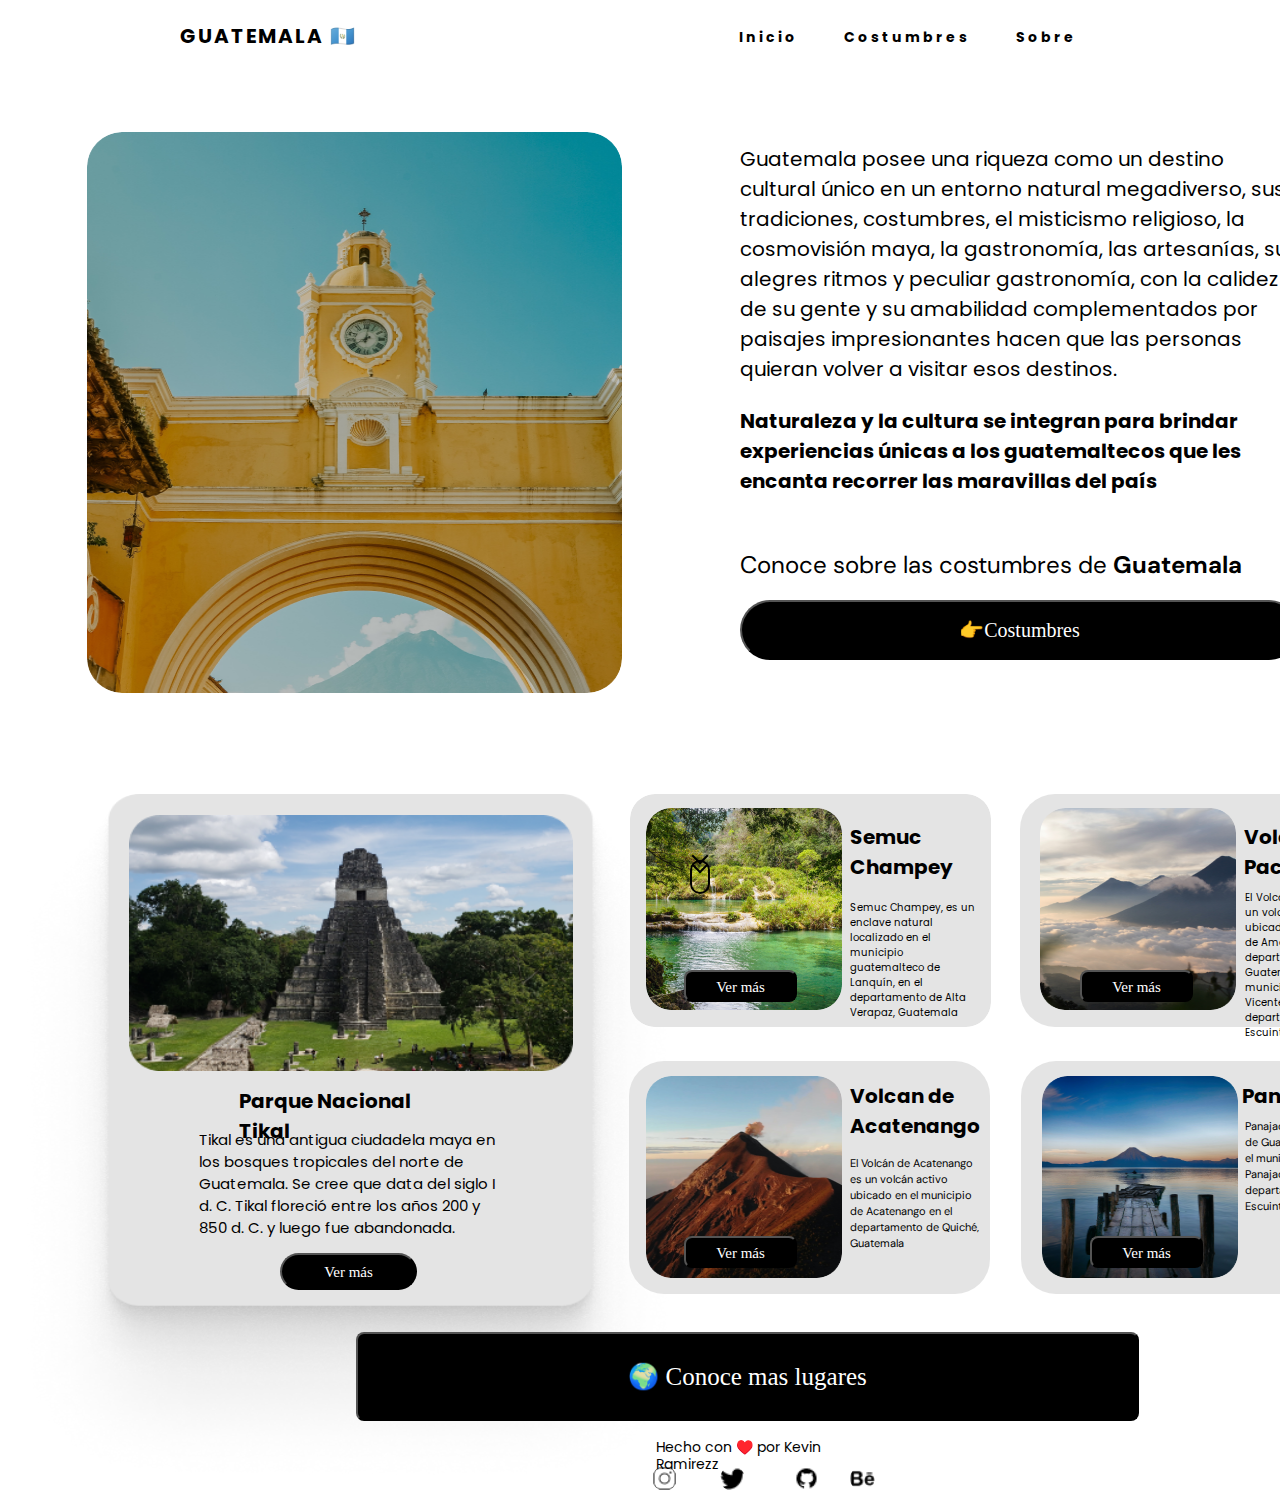
<file: index.html>
<!DOCTYPE html>
<html lang="es">
<head>
    <meta charset="UTF-8">
    <!-- -->
    <meta name="Author" lang="es" content="Kevin Ramirezz"/>
    <!-- -->
    <meta name="description" content="Estos son los mejores sitios turísticos de Guatemala que tienes que visitar">
    <meta name="robots" content="index, follow">
    <meta name="viewport" content="width=device-width, initial-scale=1.0">

    <!-- CSS -->
    <link rel="stylesheet" href="./css/stylo.css">
    <!-- Favicons-->
    <link rel="shortcut icon" href="./img/Favicon.png" type="image/x-icon">
    <!-- Fonts -->
    <link rel="preconnect" href="https://fonts.googleapis.com">
    <link rel="preconnect" href="https://fonts.gstatic.com" crossorigin>
    <link href="https://fonts.googleapis.com/css2?family=DM+Sans:wght@400;700&family=Poppins:wght@300;400;700&display=swap" rel="stylesheet">
    <!-- -->
    <title>Guatemala</title>
</head>
<body>
    <nav>
        <div class="logo">
            <h4>Guatemala 🇬🇹</h4>
        </div>
        <ul class="nav-links">
            <li>
                <a href="index.html">Inicio</a>
            </li>
            <li>
                <a href="Costumbres.html">Costumbres</a>
            </li>
            <li>
                <a href="Sobre.html">Sobre</a>
            </li>
        </ul>
        <div class="burger">
            <div class="line1"></div>
            <div class="line2"></div>
            <div class="line3"></div>
    </nav>

    <img src="./img/Antigua - @angello_pro.png" alt="">

    <p>Guatemala posee una riqueza como un destino cultural único en un entorno natural megadiverso, sus tradiciones, costumbres, el misticismo religioso, la cosmovisión maya, la gastronomía, las artesanías, sus alegres ritmos y peculiar gastronomía, con la calidez de su gente y su amabilidad complementados por paisajes impresionantes hacen que las personas quieran volver a visitar esos destinos.</p>
    
    <p2> <b>Naturaleza y la cultura se integran para brindar experiencias únicas a los guatemaltecos que les  encanta recorrer las maravillas del país </b> </p2>
    
    <h2>Conoce sobre las costumbres de <b>Guatemala</b></h2>
    
    <button class="boton" onclick="window.location.href='Costumbres.html'">👉Costumbres</button>

    <!--- tikal -->
    <img class="tikal" src="./img/Rectangle 1 Tikal.png" alt="">

    <img class="imgtikal" src="./img/img tikal.png" alt="">

    <h1 class="titul">Parque Nacional Tikal</h1>
    <p3>Tikal es una antigua ciudadela maya en los bosques tropicales del norte de Guatemala. Se cree que data del siglo I d. C. Tikal floreció entre los años 200 y 850 d. C. y luego fue abandonada.</p3>
    
    <button class="tikalbtn" onclick="window.location.href='http://www.parque-tikal.com/'">Ver más</button>
    
    <!--- semuc -->
    
    <img class="semuc" src="./img/Rectangle 2 semuc.png" alt="">
    
    <img class="imgsemuc" src="./img/img semuc.png" alt="">

    <h1 class="titul2">Semuc Champey</h1>
    <p4>Semuc Champey, es un enclave natural localizado en el municipio guatemalteco de Lanquín, en el departamento de Alta Verapaz, Guatemala</p4>

    <button class="semucbtn" onclick="window.location.href='https://acortar.link/WyMVdD'" target="_blank">Ver más</button>

    <!-- pacaya -->

    <img class="pacaya" src="./img/Rectangle 3 pacaya.png" alt="">

    <img class="imgpacaya" src="./img/img pacaya.png" alt="">

    <h1 class="titul3">Volcán Pacaya</h1>
    <p5>El Volcán de Pacaya es un volcán activo ubicado en el municipio de Amatitlán en el departamento de Guatemala y el municipio de San Vicente Pacaya en el departamento de Escuintla, Guatemala</p5>
    
    <button class="pacayabtn" onclick="window.location.href='http://www.volcanpacaya.info/281291936'" target="_blank">Ver más</button>
    
    <!-- acatenango -->

    <img class="acatenango" src="./img/Rectangle 4 acatenango.png" alt="">

    <img class="imgacatenango" src="./img/img acatenango.png" alt="">

    <h1 class="titul4">Volcan de Acatenango</h1>
    <p6>El Volcán de Acatenango es un volcán activo ubicado en el municipio de Acatenango en el departamento de Quiché, Guatemala</p6>

    <button class="acatenangobtn" onclick="window.location.href='https://www.volcan.gob.gt/acatenango/'" target="_blank">Ver más</button>
   
    <!-- panajachel -->

    <img class="panajachel" src="./img/Rectangle 5 panajachel.png" alt="">

    <img class="imgpanajachel" src="./img/img panajachel.png" alt="">

    <h1 class="titul5">Panajachel</h1>
    <p7>Panajachel es una ciudad de Guatemala, ubicada en el municipio de Panajachel, en el departamento de Escuintla, Guatemala</p7>
    
    <button class="panajachelbtn" onclick="window.location.href='https://www.panajachel.com/'" target="_blank">Ver más</button>
    
    <!-- Bottom -->

    <button class="ubicacion" onclick="window.location.href='https://acortar.link/HTf68B'"> 🌍 Conoce mas lugares</button>

    <!-- footer -->

    <h5 class="tituloK">Hecho con ♥️ por Kevin Ramirezz</h5>

    <img class="ig" src="./img/Instagram.png" alt="">
    <img class="tw" src="./img/Twitter.png" alt="">
    <img class="gt" src="./img/Github.png" alt="">
    <img class="bh" src="img/Behance.png" alt="">
    <!-- scroll-->
   <div class="scroll-down"></div>

<!-- Js -->
    <script src="./js/app.js"></script>
</body>
</html>
</file>
<file: css/stylo.css>
:root{
    --tipo-titular: 'Poppins', sans-serif;
    --tipo-principal: 'DM Sans', sans-serif;
}

*{
    margin: 0px;
    padding: 0px;
    box-sizing: border-box;
}

nav {
    display: flex;
    justify-content: space-around;
    align-items: center;
    min-height: 8vh;
    background-color: #fff;
    font-family: var(--tipo-titular);
}

.logo {
    color: black;
    text-transform: uppercase;
    letter-spacing: 2px;
    font-size: 20px;
}

.nav-links {
    display: flex;
    justify-content: space-around;
    width: 30%;
}

.nav-links li{
    list-style: none;
}
.nav-links a {
    color: black;
    text-decoration: none;
    letter-spacing: 3px;
    font-weight: bold;
    font-size: 14px;
}

.burger{
    display: none;
    cursor: pointer;
}

.burger div {
    width: 25px;
    height: 3px;
    background-color: black;
    margin: 5px;
    transition: all 0.3s ease;
}

@media screen and (max-width: 1024px) {
    .nav-links {
        width: 60%;
    }
}


@media screen and (max-width: 768px) {
    body{
        overflow-x: hidden;
    }
    .nav-links {
        position: absolute;
        right: 0px;
        height: 92vh;
        top: 8vh;
        background-color: #fff;
        display: flex;
        flex-direction: column;
        align-items: center;
        width: 50%;
        transform: translateX(100%);
        transition: transform 0.5s ease-in;
    }
    .nav-links li{
        opacity: 0;
    }
    .burger {
        display: block;
    }
}

.nav-active {
    transform: translateX(0%);
}

@keyframes navLinkFade{
    from {
        opacity: 0;
        transform: translateX(50px);
    }
    to {
        opacity: 1;
        transform: translateX(0px);
    }
}

.toggle .line1{
    transform: rotate(-45deg) translate(-5px, 6px);
}

.toggle .line2{
    opacity: 0;
}

.toggle .line3{
    transform: rotate(45deg) translate(-5px, -6px);
}


img {
    position: relative;
    width: 535px;
    height: 561px;
    left: 87px;
    top: 60px;
    border-radius: 35px;
}

p{
    position: absolute;
    width: 559px;
    height: 224px;
    left: 740px;
    top: 144px;

    font-family: 'Poppins';
    font-style: normal;
    font-weight: 400;
    font-size: 20px;
    line-height: 30px;

    color:#000;
}

p2{
    position: absolute;
    width: 538px;
    height: 109px;
    left: 740px;
    top: 406px;

    font-family: 'Poppins';
    font-style: medium;
    font-weight: 500;
    font-size: 20px;
    line-height: 30px;

    color:#000;
}

h2 {
    position: absolute;
    width: 560px;
    height: 31px;
    left: 740px;
    top: 550px;

    font-family: var(--tipo-principal);
    font-style: normal;
    font-weight: 400;
    font-size: 24px;
    line-height: 29px;


    color: #000;
}

.boton{
    position: absolute;
    width: 559px;
    height: 60px;
    left: 740px;
    top: 600px;

    cursor: pointer;
    background-color: #000;
    border-radius: 35px;

    font-family: var(--tipo-principal)
    font-style: normal;
    font-weight: 500;
    font-size: 20px;
    line-height: 30px;

    color:#fff;
}

.scroll-down {
    height: 34px;
    width: 20px;
    border: 2px solid black;
    position: absolute;
    left: 690px;
    bottom: 6px;
    border-radius: 50px;
  }
  .scroll-down::before,
  .scroll-down::after {
    content: "";
    position: absolute;
    top: 0%;
    left: 50%;
    height: 10px;
    width: 10px;
    transform: translate(-50%, -100%) rotate(45deg);
    border: 2px solid black;
    border-top: transparent;
    border-left: transparent;
    animation: scroll-down 1s ease-in-out infinite;
  }
  .scroll-down::before {
    top: 30%;
    animation-delay: 0.3s;
    /* animation: scroll-down 1s ease-in-out infinite; */
  }
  
  @keyframes scroll-down {
    0% {
      /* top:20%; */
      opacity: 0;
    }
    30% {
      opacity: 1;
    }
    60% {
      opacity: 1;
    }
    100% {
      top: 90%;
      opacity: 0;
    }
  }

img.tikal {
    position: absolute;
    width: 685px;
    height: 697px;
    left: 8px;
    top: 794px;
}

img.imgtikal {
    position : absolute;
    width: 444px;
    height: 256px;
    left: 129px;
    top: 815px;
    
    border-radius: 25px;
}

h1.titul {
    position: absolute;
    width: 225px;
    left: 239px;
    top: 1086px;

    font-family: var(--tipo-titular);
    font-style: normal;
    font-size: 20px;
    font-weight: bold;
    line-height: 30px;
}

p3 {
    position: absolute;
    width: 309px;
    height: 130px;
    left: 199px;
    top: 1129px;

    font-family: var(--tipo-titular);
    font-style: normal;
    font-weight: 400;
    font-size: 15px;
    line-height: 22px;
}

.tikalbtn{
    position: absolute;
    width: 137px;
    height: 37px;
    left: 280px;
    top: 1253px;

    cursor: pointer;
    background-color: #000;
    border-radius: 35px;

    font-family: var(--tipo-principal)
    font-style: normal;
    font-weight: 500;
    font-size: 15px;
    line-height: 30px;

    color:#fff;
}


img.semuc {
    position: absolute;
    width: 361px;
    height: 233px;
    left: 630px;
    top: 794px;

    border-radius: 25px;
}

img.imgsemuc {
    position: absolute;
    width: 196px;
    height: 202px;
    left: 646px;
    top: 808px;

    border-radius: 25px;
}

h1.titul2 {
    position: absolute;
    width: 123px;
    height: 58px;
    left: 850px;
    top: 822px;

    font-family: var(--tipo-titular);
    font-style: normal;
    font-size: 20px;
    font-weight: bold;
    line-height: 30px;
}

p4{
    position:absolute;
    width: 127px;
    height: 103px;
    left: 850px;
    top: 900px;

    font-family: var(--tipo-titular);
    font-style: normal;
    font-weight: 400;
    font-size: 10px;
    line-height: 15px;
}

.semucbtn{
    position: absolute;
    width: 113px;
    height: 32px;
    left: 684px;
    top: 970px;

    cursor: pointer;
    background-color: #000;
    border-radius: 8px;

    font-family: var(--tipo-principal)
    font-style: normal;
    font-weight: 500;
    font-size: 15px;
    line-height: 30px;

    color:#fff;
}


img.pacaya {
    position: absolute;
    width: 361px;
    height: 233px;
    left: 1020px;
    top: 794px;
}

img.imgpacaya {
    position: absolute;
    width: 196px;
    height: 202px;
    left: 1040px;
    top: 808px;

    border-radius: 25px;
}

h1.titul3 {
    position: absolute;
    width: 123px;
    height: 58px;
    left: 1244px;
    top: 822px;

    font-family: var(--tipo-titular);
    font-style: normal;
    font-size: 20px;
    font-weight: bold;
    line-height: 30px;
}

p5{
    position:absolute;
    width: 132px;
    height: 103px;
    left: 1245px;
    top: 890px;

    font-family: var(--tipo-titular);
    font-style: normal;
    font-weight: 400;
    font-size: 10px;
    line-height: 15px;
}

.pacayabtn{
    position: absolute;
    width: 113px;
    height: 32px;
    left: 1080px;
    top: 970px;

    cursor: pointer;
    background-color: #000;
    border-radius: 8px;

    font-family: var(--tipo-principal)
    font-style: normal;
    font-weight: 500;
    font-size: 15px;
    line-height: 30px;

    color:#fff;
}

img.acatenango {
    position: absolute;
    width: 361px;
    height: 233px;
    left: 629px;
    top: 1061px;
}

img.imgacatenango {
    position: absolute;
    width: 196px;
    height: 202px;
    left: 646px;
    top: 1076px;

    border-radius: 25px;
}

h1.titul4 {
    position: absolute;
    width: 123px;
    height: 58px;
    left: 850px;
    top: 1081px;

    font-family: var(--tipo-titular);
    font-style: normal;
    font-size: 20px;
    font-weight: bold;
    line-height: 30px;
}

p6 {
    position: absolute;
    width: 132px;
    height: 110px;
    left: 850px;
    top: 1155px;
    
    font-family: var(--tipo-principal);
    font-style: normal;
    font-weight: 400;
    font-size: 11px;
    line-height: 16px;
}

.acatenangobtn{
    position: absolute;
    width: 113px;
    height: 32px;
    left: 684px;
    top: 1236px;

    cursor: pointer;
    background-color: #000;
    border-radius: 8px;

    font-family: var(--tipo-principal)
    font-style: normal;
    font-weight: 500;
    font-size: 15px;
    line-height: 30px;

    color:#fff;
}

img.panajachel {
    position: absolute;
    width: 361px;
    height: 233px;
    left: 1021px;
    top: 1061px;
}

img.imgpanajachel {
    position: absolute;
    width: 196px;
    height: 202px;
    left: 1042px;
    top: 1076px;

    border-radius: 25px;
}

h1.titul5 {
    position: absolute;
    width: 123px;
    height: 58px;
    left: 1242px;
    top: 1081px;

    font-family: var(--tipo-titular);
    font-style: normal;
    font-size: 20px;
    font-weight: bold;
    line-height: 30px;
}

p7 {
    position: absolute;
    width: 132px;
    height: 110px;
    left: 1245px;
    top: 1118px;
    
    font-family: var(--tipo-principal);
    font-style: normal;
    font-weight: 400;
    font-size: 11px;
    line-height: 16px;
}

.panajachelbtn{
    position: absolute;
    width: 113px;
    height: 32px;
    left: 1090px;
    top: 1236px;

    cursor: pointer;
    background-color: #000;
    border-radius: 8px;

    font-family: var(--tipo-principal)
    font-style: normal;
    font-weight: 500;
    font-size: 15px;
    line-height: 30px;

    color:#fff;
}

.ubicacion {
    position: absolute;
    width: 783px;
    height: 89px;
    left: 356px;
    top: 1332px;

    cursor: pointer;
    background-color: #000;
    border-radius: 8px;

    font-family: var(--tipo-principal)
    font-style: normal;
    font-weight: 500;
    font-size: 25px;
    line-height: 30px;

    color:#fff;
}

h5.tituloK {
    position: absolute;
    width: 225px;
    height: 17px;
    left: 656px;
    top: 1439px;

    font-family: var(--tipo-titular);
    font-style: normal;
    font-weight: 400;
    font-size: 14px;
    line-height: 17px;
}

img.ig {
    position: absolute;
    width: 25px;
    height: 25px;
    left: 652px;
    top: 1466px
}

img.tw {
    position: absolute;
    width: 25px;
    height: 25px;
    left: 720px;
    top: 1466px
}

img.gt {
    position: absolute;
    width: 25px;
    height: 25px;
    left: 794px;
    top: 1466px
}

img.bh {
    position: absolute;
    width: 25px;
    height: 25px;
    left: 850px;
    top: 1466px
}
</file>
